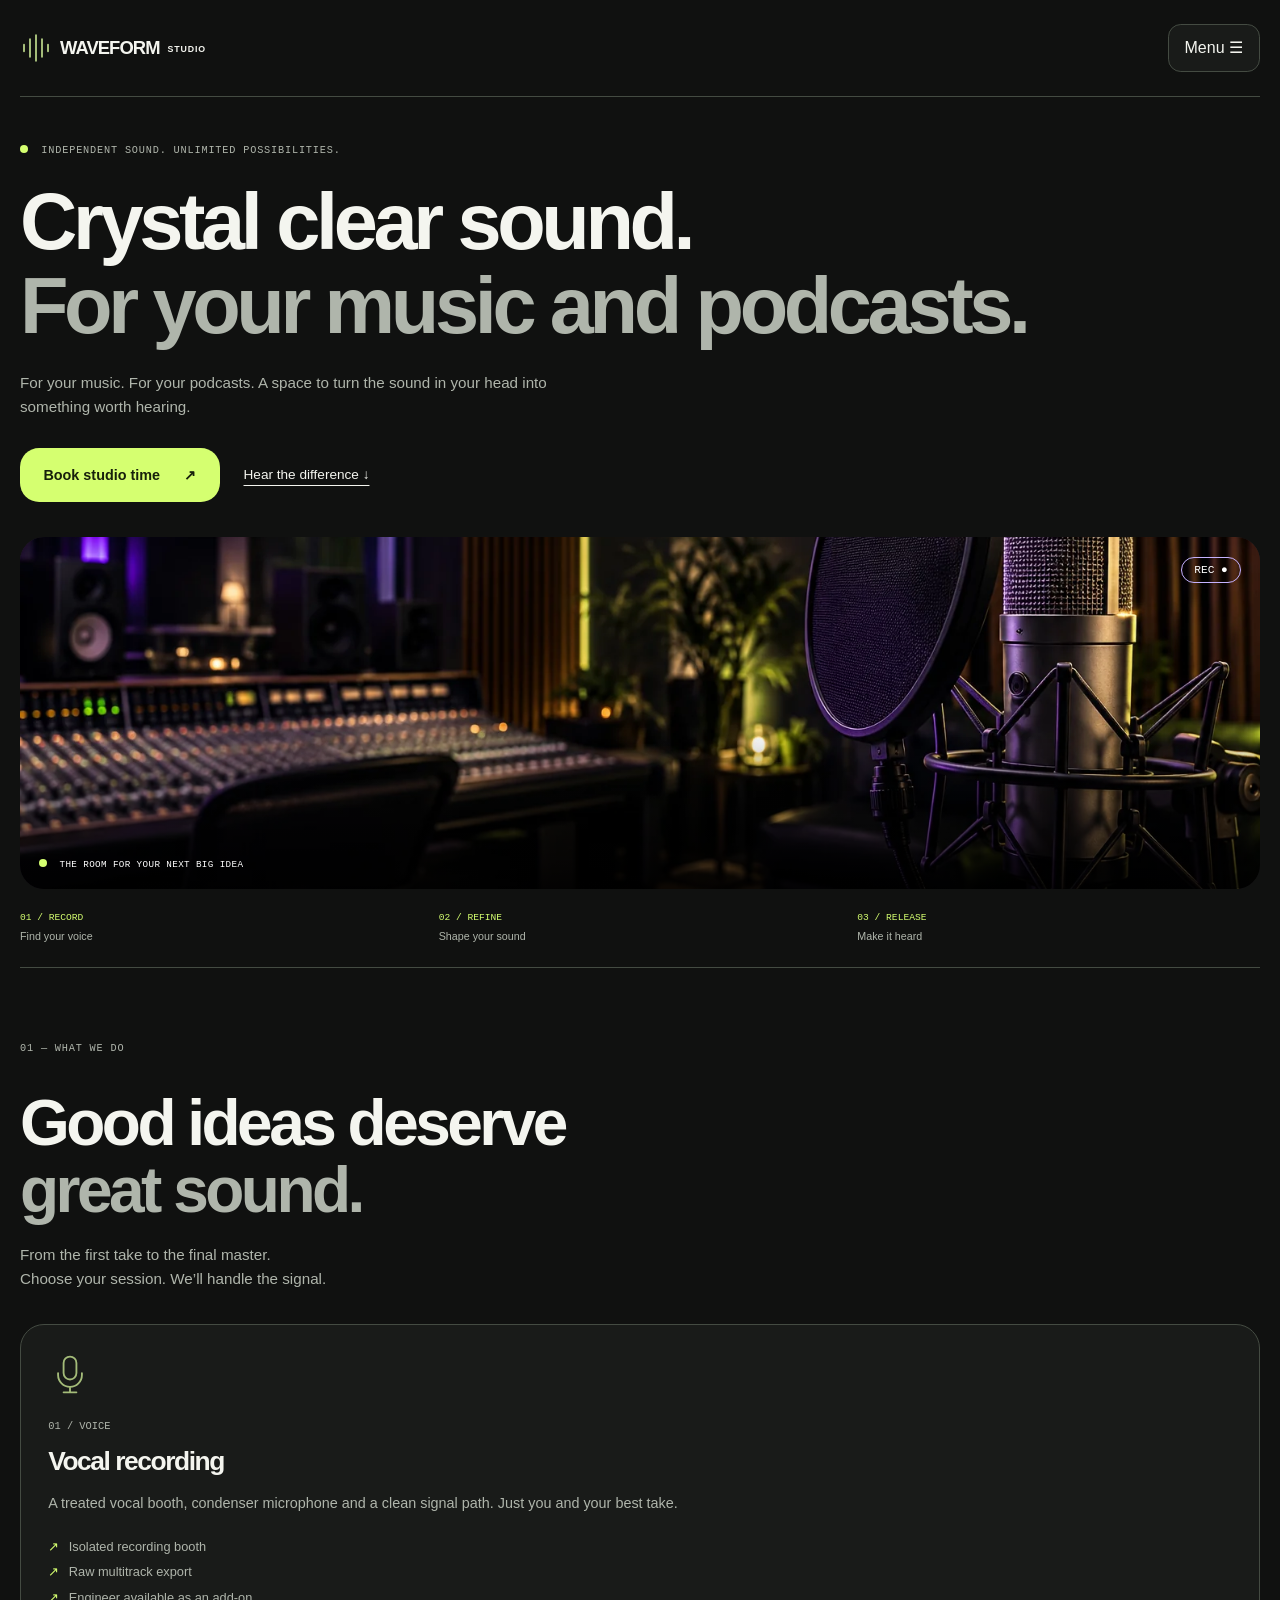
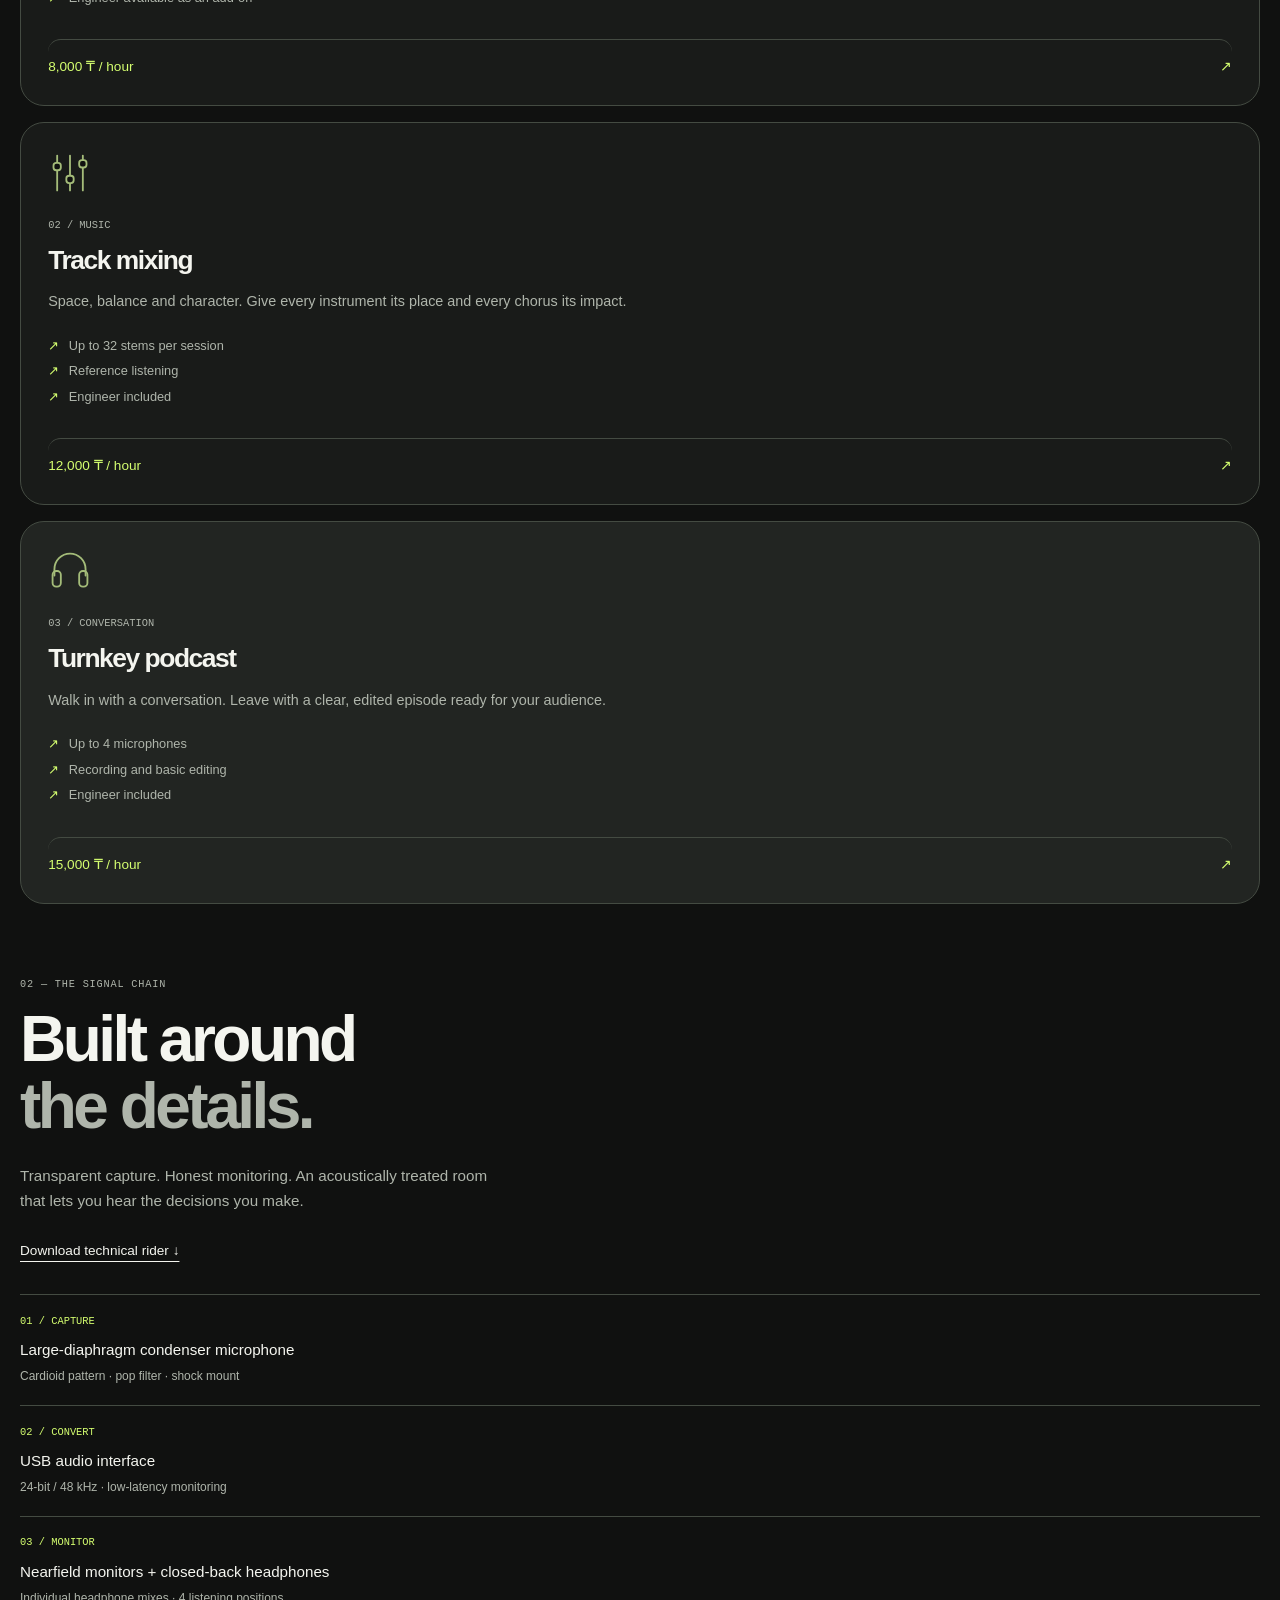
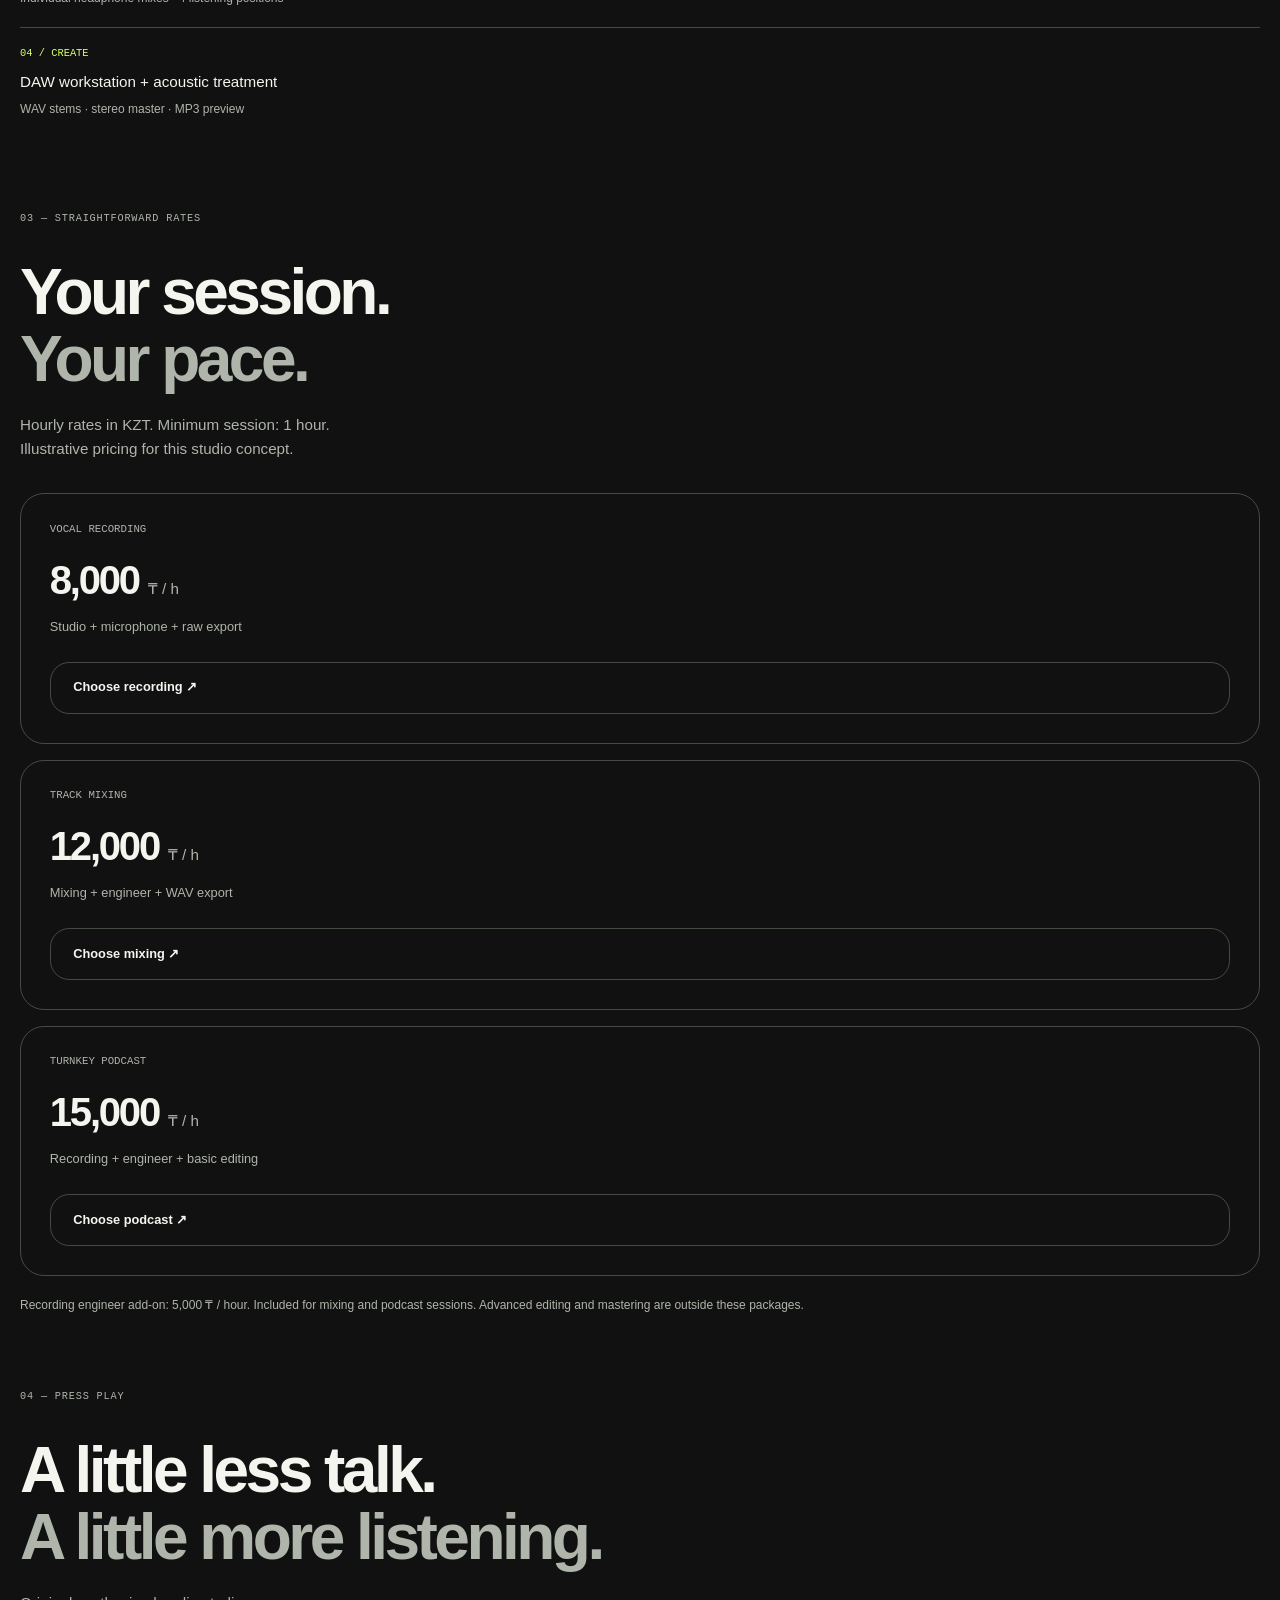
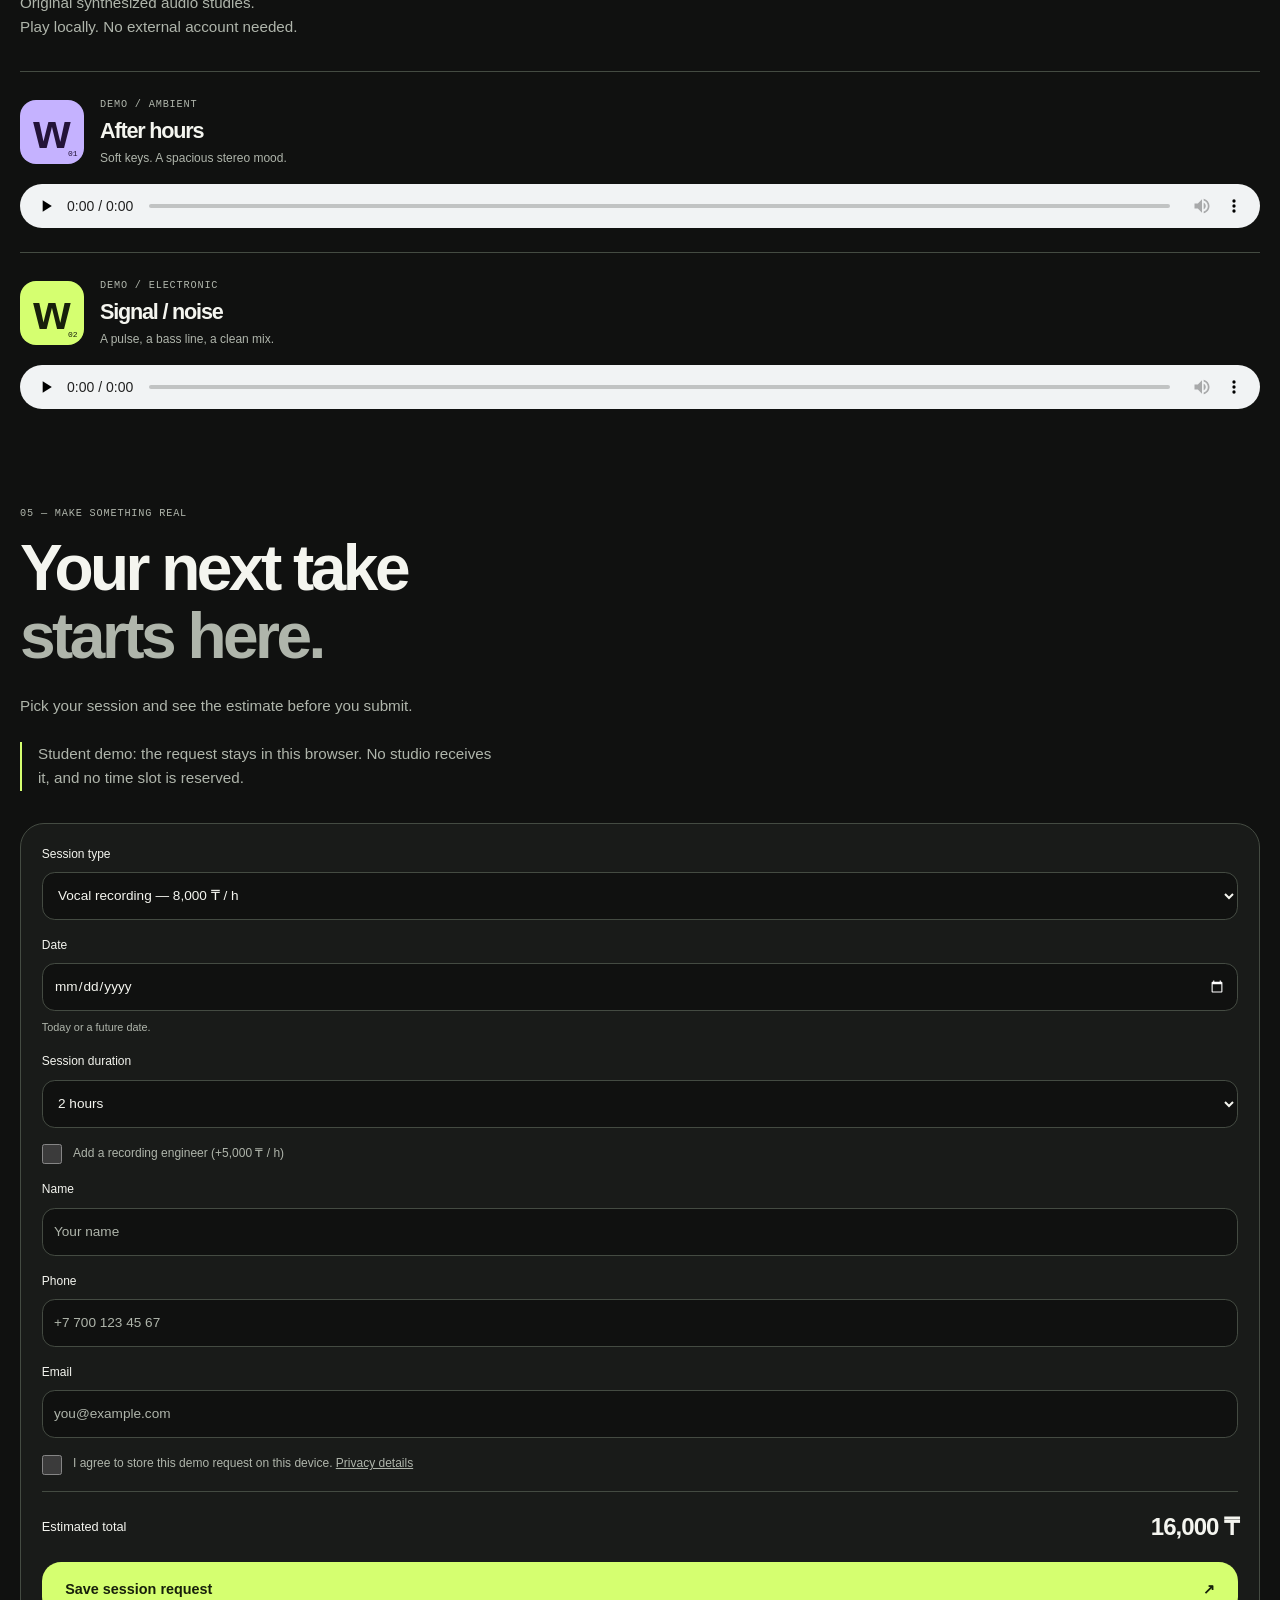
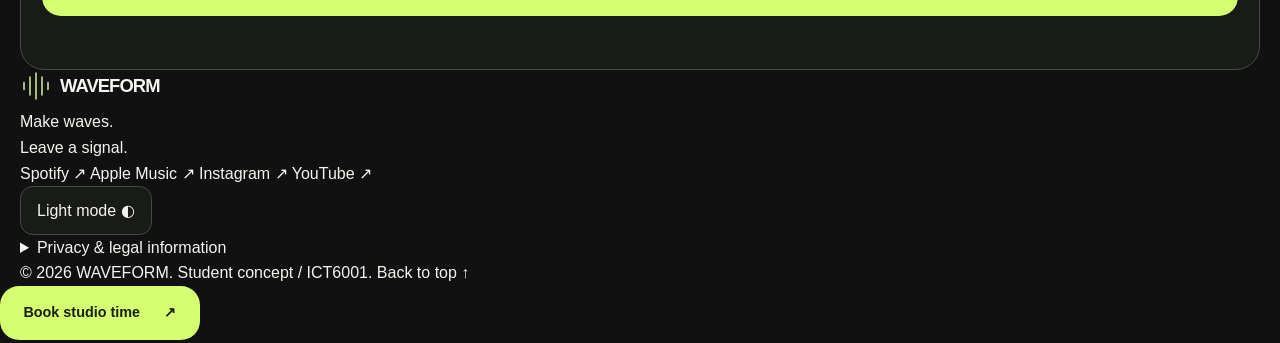
<file: index.html>
<!DOCTYPE html>
<html lang="en" data-theme="dark">
<head>
<meta charset="UTF-8">
<meta name="viewport" content="width=device-width, initial-scale=1">
<meta name="description" content="WAVEFORM recording and podcast studio concept. Equipment, hourly rates and a session request calculator.">
<title>WAVEFORM — Recording & Podcast Studio</title>
<link rel="icon" href="images/waveform.svg" type="image/svg+xml">
<link rel="stylesheet" href="style.css">
<script src="script.js" defer>
</script>
</head>
<body>
<a class="skip-link" href="#main">Skip to content</a>
<header class="site-header wrap">
<a class="brand" href="#" aria-label="Waveform home">
<img src="images/waveform.svg" width="36" height="36" alt="">WAVEFORM<small>STUDIO</small>
</a>
<button class="menu-toggle" type="button" aria-expanded="false" aria-controls="primary-nav" hidden>Menu ☰</button>
<nav id="primary-nav" aria-label="Main navigation">
<a href="#equipment">Equipment</a>
<a href="#services">Services</a>
<a href="#prices">Prices</a>
<a href="#works">Our works</a>
</nav>
<a class="header-phone" href="tel:+77000000000">+7 (700) 000-00-00<small>Demo contact</small>
</a>
</header>
<main id="main">
<section class="hero wrap" aria-labelledby="hero-title">
<p class="eyebrow">
<span class="live-dot" aria-hidden="true">
</span> INDEPENDENT SOUND. UNLIMITED POSSIBILITIES.</p>
<h1 id="hero-title">Crystal clear sound.<br>
<span>For your music and podcasts.</span>
</h1>
<p class="hero-copy">For your music. For your podcasts. A space to turn the sound in your head into something worth hearing.</p>
<p class="hero-actions">
<a class="button primary" href="#booking">Book studio time <span aria-hidden="true">↗</span>
</a>
<a class="text-link" href="#works">Hear the difference ↓</a>
</p>
<figure class="studio-photo">
<img src="images/studio.webp" alt="Condenser microphone and mixing desk in an acoustically treated studio with violet lighting" width="1536" height="1024" fetchpriority="high">
<figcaption>
<span>
<span class="live-dot" aria-hidden="true">
</span> THE ROOM FOR YOUR NEXT BIG IDEA</span>
<span>48 kHz / 24-bit</span>
</figcaption>
<span class="photo-stamp" aria-hidden="true">REC ●</span>
</figure>
<ul class="studio-facts">
<li>
<strong>01 / RECORD</strong>
<span>Find your voice</span>
</li>
<li>
<strong>02 / REFINE</strong>
<span>Shape your sound</span>
</li>
<li>
<strong>03 / RELEASE</strong>
<span>Make it heard</span>
</li>
</ul>
</section>
<section id="services" class="section wrap" aria-labelledby="services-title">
<header class="section-heading">
<p class="eyebrow">01 — WHAT WE DO</p>
<h2 id="services-title">Good ideas deserve<br>
<span>great sound.</span>
</h2>
<p>From the first take to the final master.<br>Choose your session. We’ll handle the signal.</p>
</header>
<section class="service-grid" aria-label="Recording services">
<article class="service-card">
<img src="images/mic.svg" width="44" height="44" alt="">
<p class="card-index">01 / VOICE</p>
<h3>Vocal recording</h3>
<p>A treated vocal booth, condenser microphone and a clean signal path. Just you and your best take.</p>
<ul>
<li>Isolated recording booth</li>
<li>Raw multitrack export</li>
<li>Engineer available as an add-on</li>
</ul>
<a href="#booking" data-service="vocal">8,000 ₸ / hour <span aria-hidden="true">↗</span>
</a>
</article>
<article class="service-card">
<img src="images/sliders.svg" width="44" height="44" alt="">
<p class="card-index">02 / MUSIC</p>
<h3>Track mixing</h3>
<p>Space, balance and character. Give every instrument its place and every chorus its impact.</p>
<ul>
<li>Up to 32 stems per session</li>
<li>Reference listening</li>
<li>Engineer included</li>
</ul>
<a href="#booking" data-service="mixing">12,000 ₸ / hour <span aria-hidden="true">↗</span>
</a>
</article>
<article class="service-card featured">
<img src="images/headphones.svg" width="44" height="44" alt="">
<p class="card-index">03 / CONVERSATION</p>
<h3>Turnkey podcast</h3>
<p>Walk in with a conversation. Leave with a clear, edited episode ready for your audience.</p>
<ul>
<li>Up to 4 microphones</li>
<li>Recording and basic editing</li>
<li>Engineer included</li>
</ul>
<a href="#booking" data-service="podcast">15,000 ₸ / hour <span aria-hidden="true">↗</span>
</a>
</article>
</section>
</section>
<section id="equipment" class="section equipment wrap" aria-labelledby="equipment-title">
<header>
<p class="eyebrow">02 — THE SIGNAL CHAIN</p>
<h2 id="equipment-title">Built around<br>
<span>the details.</span>
</h2>
<p>Transparent capture. Honest monitoring. An acoustically treated room that lets you hear the decisions you make.</p>
<a class="text-link" href="docs/technical-rider.txt" download>Download technical rider ↓</a>
</header>
<dl class="rider">
<dt>01 / CAPTURE</dt>
<dd>Large-diaphragm condenser microphone<small>Cardioid pattern · pop filter · shock mount</small>
</dd>
<dt>02 / CONVERT</dt>
<dd>USB audio interface<small>24-bit / 48 kHz · low-latency monitoring</small>
</dd>
<dt>03 / MONITOR</dt>
<dd>Nearfield monitors + closed-back headphones<small>Individual headphone mixes · 4 listening positions</small>
</dd>
<dt>04 / CREATE</dt>
<dd>DAW workstation + acoustic treatment<small>WAV stems · stereo master · MP3 preview</small>
</dd>
</dl>
</section>
<section id="prices" class="section wrap" aria-labelledby="prices-title">
<header class="section-heading">
<p class="eyebrow">03 — STRAIGHTFORWARD RATES</p>
<h2 id="prices-title">Your session.<br>
<span>Your pace.</span>
</h2>
<p>Hourly rates in KZT. Minimum session: 1 hour.<br>Illustrative pricing for this studio concept.</p>
</header>
<section class="price-grid" aria-label="Hourly prices">
<article>
<p>VOCAL RECORDING</p>
<h3>8,000 <small>₸ / h</small>
</h3>
<p>Studio + microphone + raw export</p>
<a class="button secondary" href="#booking" data-service="vocal">Choose recording ↗</a>
</article>
<article>
<p>TRACK MIXING</p>
<h3>12,000 <small>₸ / h</small>
</h3>
<p>Mixing + engineer + WAV export</p>
<a class="button secondary" href="#booking" data-service="mixing">Choose mixing ↗</a>
</article>
<article>
<p>TURNKEY PODCAST</p>
<h3>15,000 <small>₸ / h</small>
</h3>
<p>Recording + engineer + basic editing</p>
<a class="button secondary" href="#booking" data-service="podcast">Choose podcast ↗</a>
</article>
</section>
<p class="fine-print">Recording engineer add-on: 5,000 ₸ / hour. Included for mixing and podcast sessions. Advanced editing and mastering are outside these packages.</p>
</section>
<section id="works" class="section works wrap" aria-labelledby="works-title">
<header class="section-heading">
<p class="eyebrow">04 — PRESS PLAY</p>
<h2 id="works-title">A little less talk.<br>
<span>A little more listening.</span>
</h2>
<p>Original synthesized audio studies.<br>Play locally. No external account needed.</p>
</header>
<article class="audio-work">
<p class="album-art" aria-hidden="true">w<small>01</small>
</p>
<header>
<p class="eyebrow">DEMO / AMBIENT</p>
<h3>After hours</h3>
<p>Soft keys. A spacious stereo mood.</p>
</header>
<audio controls preload="none" src="images/after-hours.wav">Audio playback is not supported.</audio>
</article>
<article class="audio-work">
<p class="album-art alternate" aria-hidden="true">w<small>02</small>
</p>
<header>
<p class="eyebrow">DEMO / ELECTRONIC</p>
<h3>Signal / noise</h3>
<p>A pulse, a bass line, a clean mix.</p>
</header>
<audio controls preload="none" src="images/signal-noise.wav">Audio playback is not supported.</audio>
</article>
</section>
<section id="booking" class="section booking wrap" aria-labelledby="booking-title">
<header>
<p class="eyebrow">05 — MAKE SOMETHING REAL</p>
<h2 id="booking-title">Your next take<br>
<span>starts here.</span>
</h2>
<p>Pick your session and see the estimate before you submit.</p>
<p class="booking-note">Student demo: the request stays in this browser. No studio receives it, and no time slot is reserved.</p>
<p class="mini-mark" aria-hidden="true">(( w ))</p>
</header>
<form id="booking-form">
<label class="wide" for="service">Session type<select id="service" name="service" required>
<option value="vocal">Vocal recording — 8,000 ₸ / h</option>
<option value="mixing">Track mixing — 12,000 ₸ / h</option>
<option value="podcast">Turnkey podcast — 15,000 ₸ / h</option>
</select>
</label>
<label for="date">Date<input type="date" id="date" name="date" required aria-describedby="date-help">
<small id="date-help">Today or a future date.</small>
</label>
<label for="duration">Session duration<select id="duration" name="duration" required>
<option value="1">1 hour</option>
<option value="2" selected>2 hours</option>
<option value="3">3 hours</option>
<option value="4">4 hours</option>
<option value="6">6 hours</option>
<option value="8">8 hours</option>
</select>
</label>
<label class="check wide">
<input type="checkbox" id="engineer" name="engineer">
<span id="engineer-label">Add a recording engineer (+5,000 ₸ / h)</span>
</label>
<label for="name">Name<input id="name" name="name" autocomplete="name" placeholder="Your name" minlength="2" maxlength="80" pattern=".*\S.*" required>
</label>
<label for="phone">Phone<input id="phone" name="phone" type="tel" autocomplete="tel" placeholder="+7 700 123 45 67" pattern="(?=(?:[^0-9]*[0-9]){10})[+0-9\(\) \-]{10,25}" title="Enter at least 10 digits; spaces, +, parentheses and hyphens are allowed." required>
</label>
<label class="wide" for="email">Email<input type="email" id="email" name="email" autocomplete="email" placeholder="you@example.com" required>
</label>
<label class="check wide">
<input type="checkbox" name="consent" required>
<span>I agree to store this demo request on this device. <a href="#privacy">Privacy details</a>
</span>
</label>
<p class="estimate wide">Estimated total <output id="total" for="service duration engineer">16,000 ₸</output>
</p>
<button class="button primary wide" type="submit">Save session request <span aria-hidden="true">↗</span>
</button>
<p class="form-status wide" id="form-status" role="status" aria-live="polite">
</p>
<p class="wide request-actions">
<button id="download-request" type="button" hidden>Download request</button>
<button id="clear-request" type="button" hidden>Delete saved request</button>
</p>
<noscript>
<p>Enable JavaScript to calculate a price and save a demo request.</p>
</noscript>
</form>
</section>
</main>
<footer class="wrap site-footer">
<section class="footer-top" aria-label="Studio links">
<a class="brand" href="#">
<img src="images/waveform.svg" width="36" height="36" alt="">WAVEFORM</a>
<p>Make waves.<br>Leave a signal.</p>
<nav aria-label="Streaming and social platforms">
<a href="https://open.spotify.com/" target="_blank" rel="noopener noreferrer">Spotify ↗</a>
<a href="https://music.apple.com/" target="_blank" rel="noopener noreferrer">Apple Music ↗</a>
<a href="https://www.instagram.com/" target="_blank" rel="noopener noreferrer">Instagram ↗</a>
<a href="https://www.youtube.com/" target="_blank" rel="noopener noreferrer">YouTube ↗</a>
</nav>
<button class="theme-toggle" type="button" aria-pressed="false" hidden>Light mode ◐</button>
</section>
<details id="privacy">
<summary>Privacy & legal information</summary>
<p>Created by Халитов Салих Бахтиярұлы for ICT6001 Lab 9. This is a fictional studio. Prices, equipment and contact number are illustrative. Platform links lead to home pages, not studio profiles. The photo is AI-generated; audio demos are original synthesized compositions. No analytics, cookies or external fonts are loaded. Your request is stored in localStorage on this device until deleted, never sent to a server. Avoid using personal details on shared devices.</p>
</details>
<p class="footer-bottom">
<span>© 2026 WAVEFORM. Student concept / ICT6001.</span>
<a href="#main">Back to top ↑</a>
</p>
</footer>
<a class="mobile-cta button primary" href="#booking">Book studio time <span aria-hidden="true">↗</span>
</a>
</body>
</html>
</file>
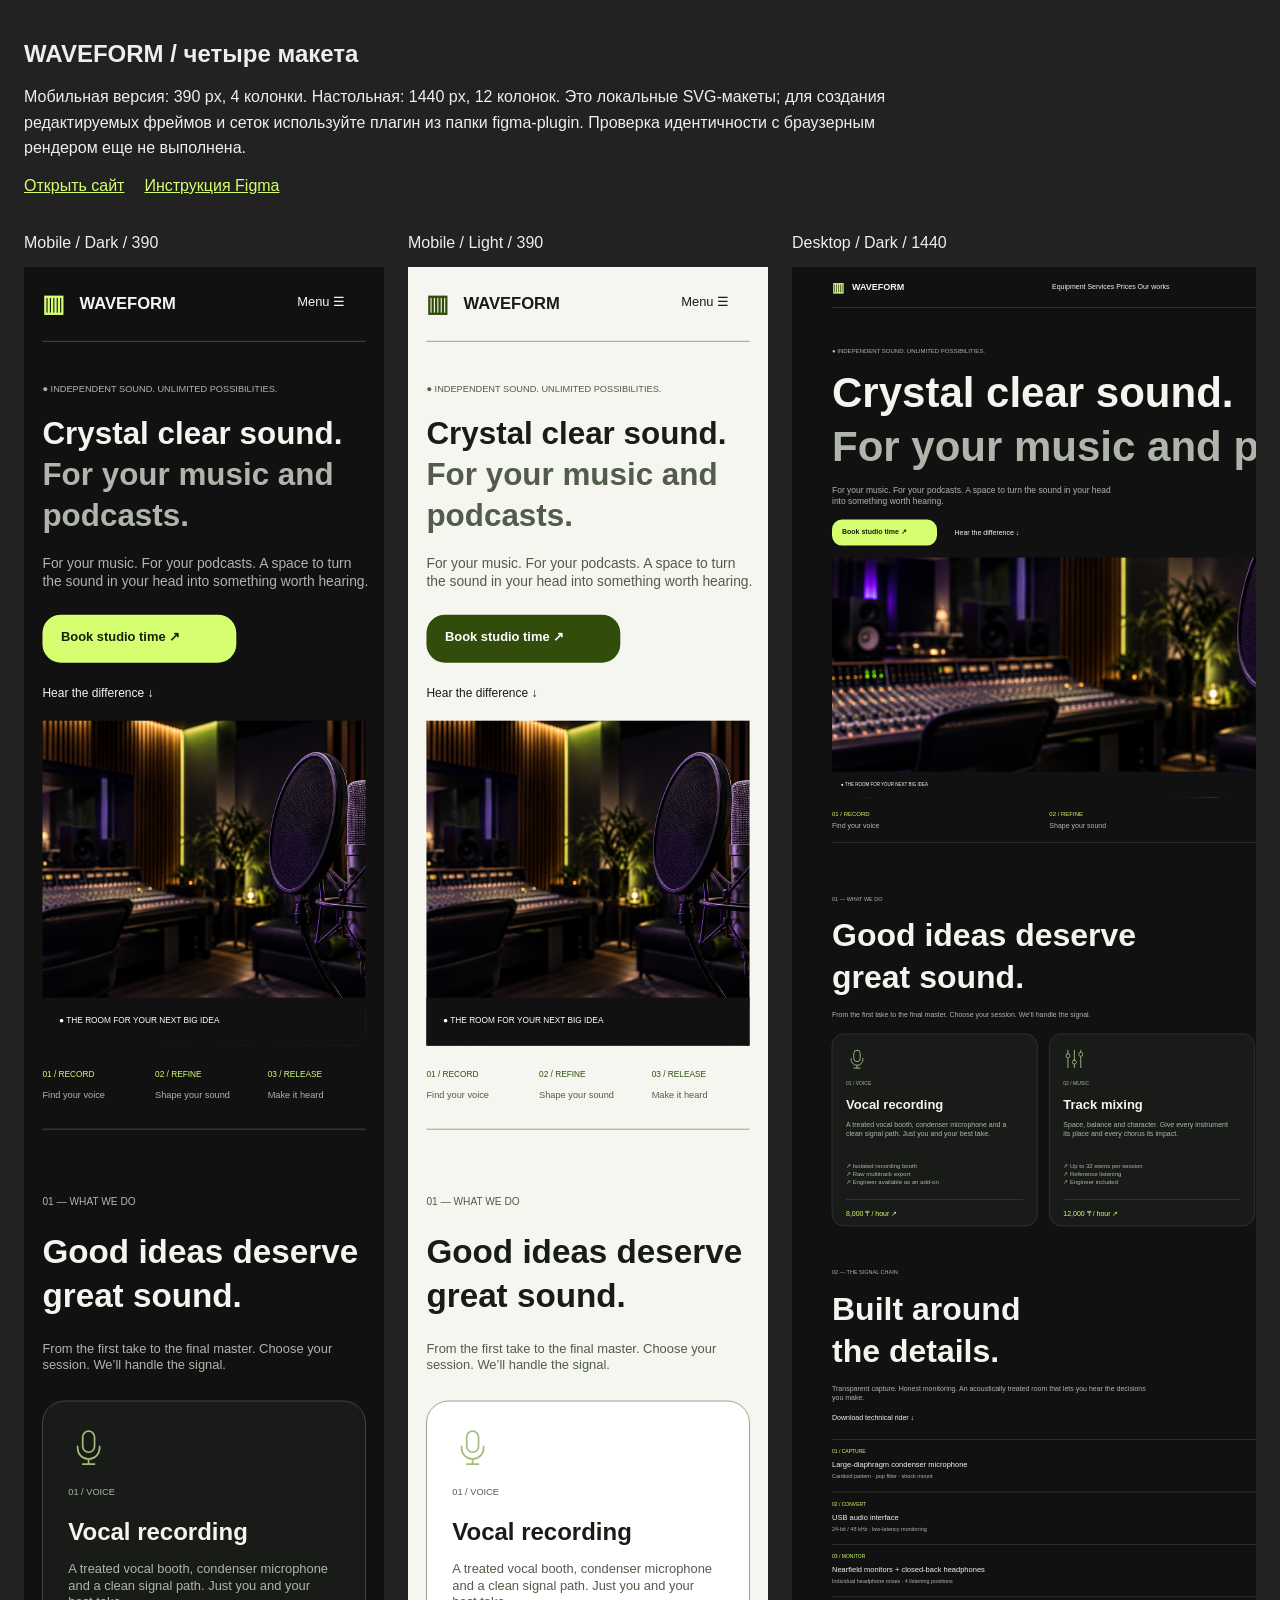
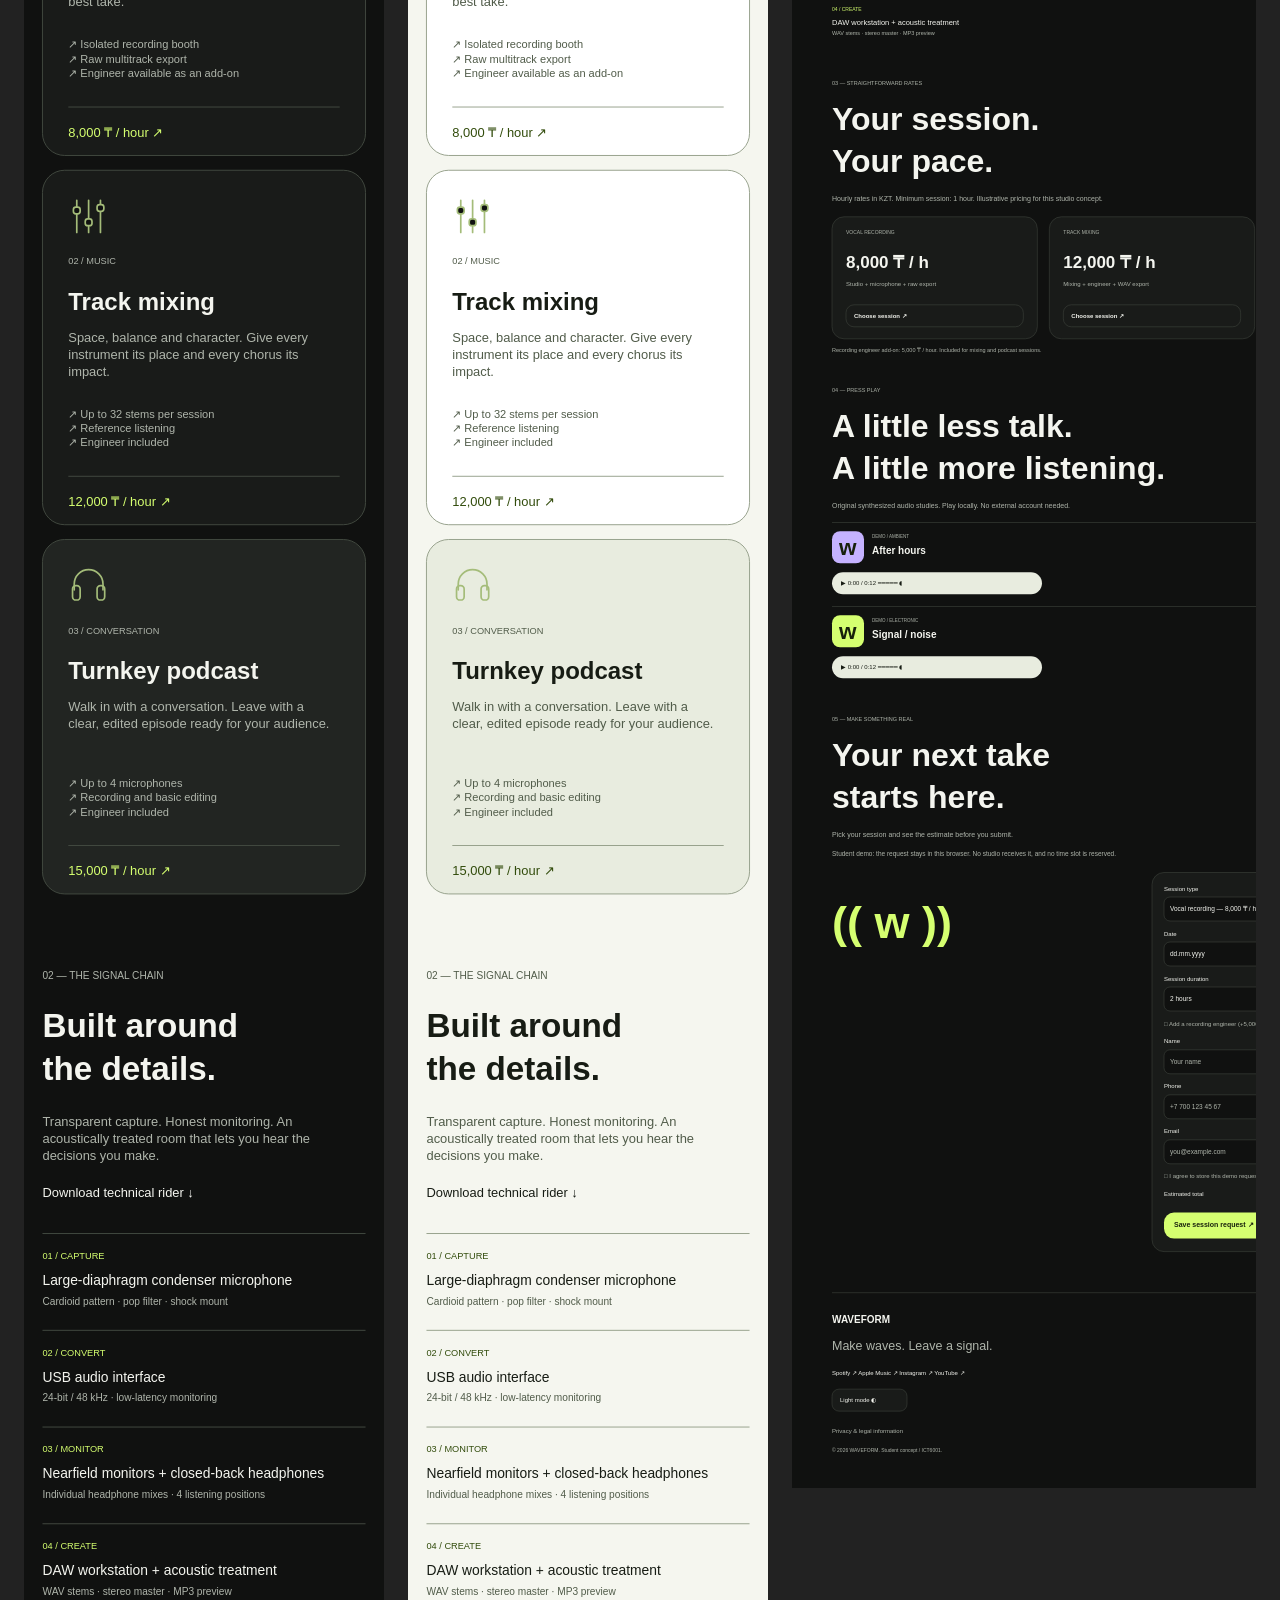
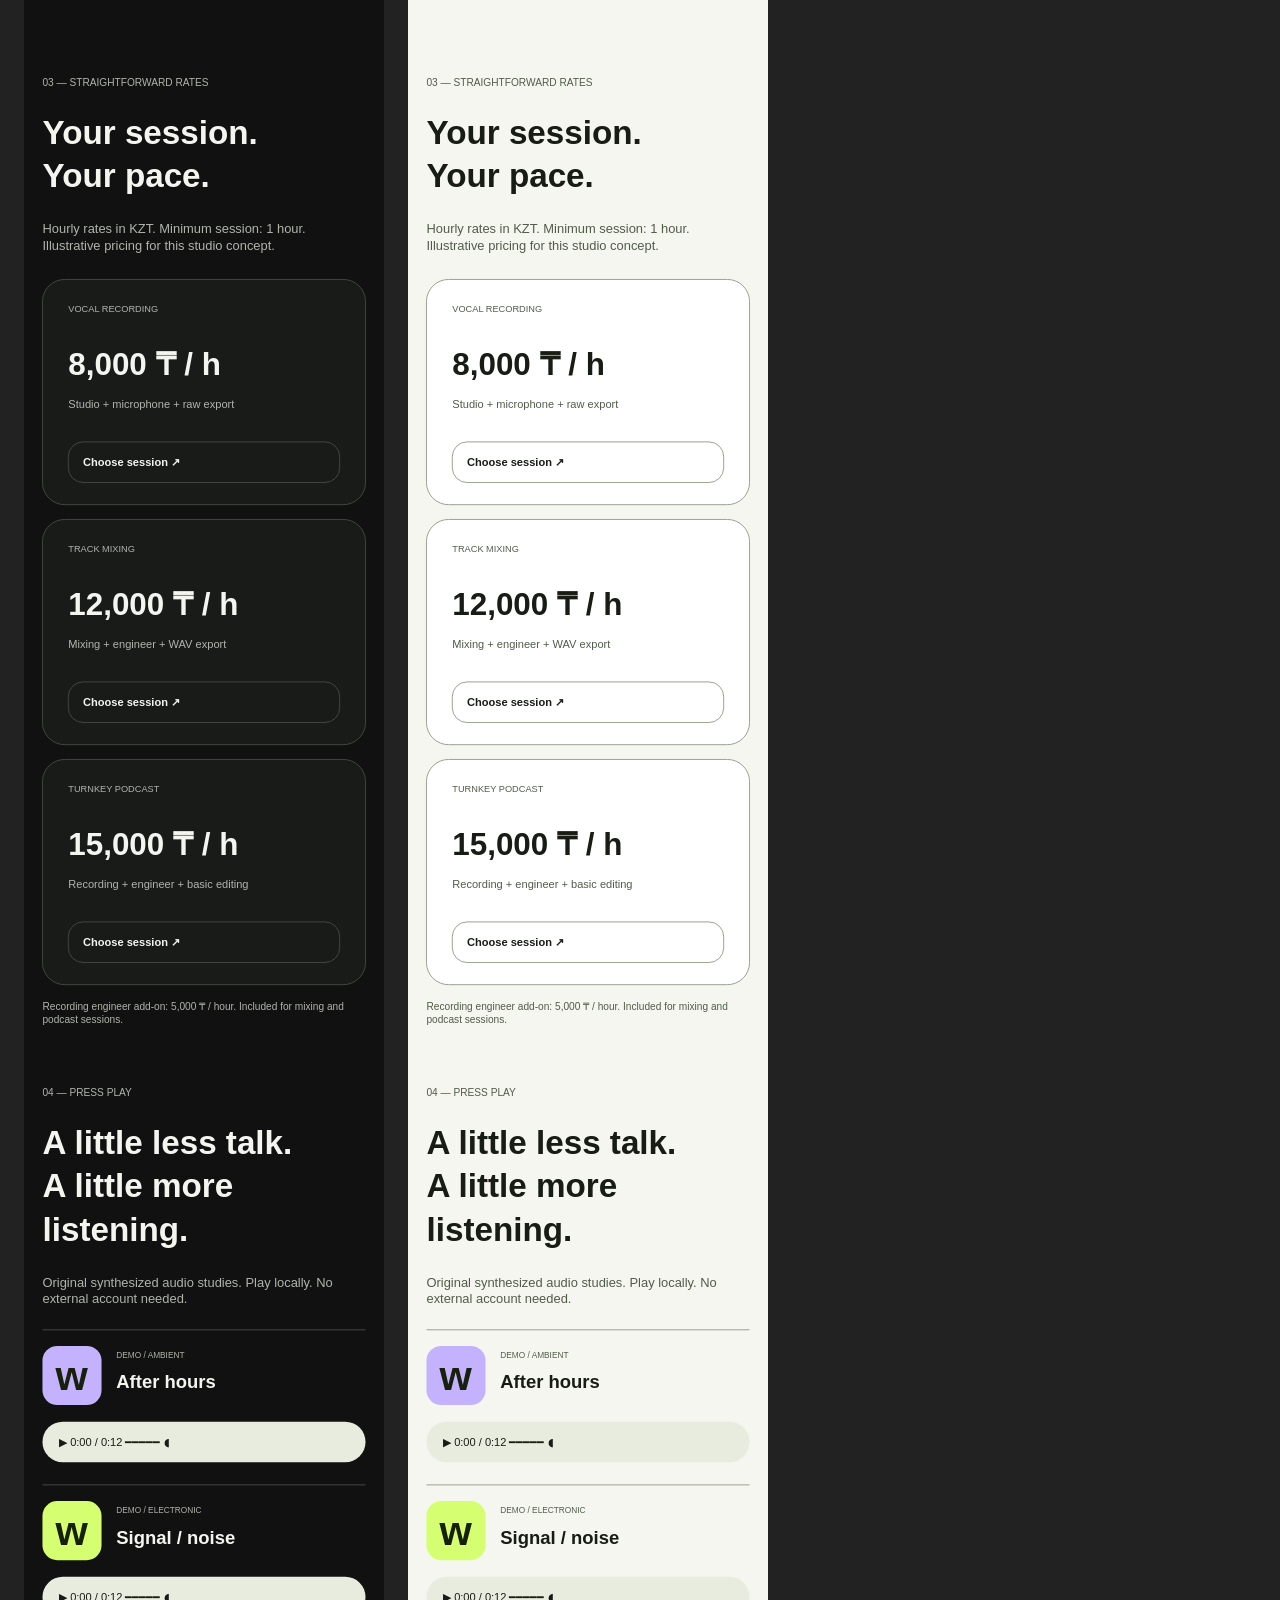
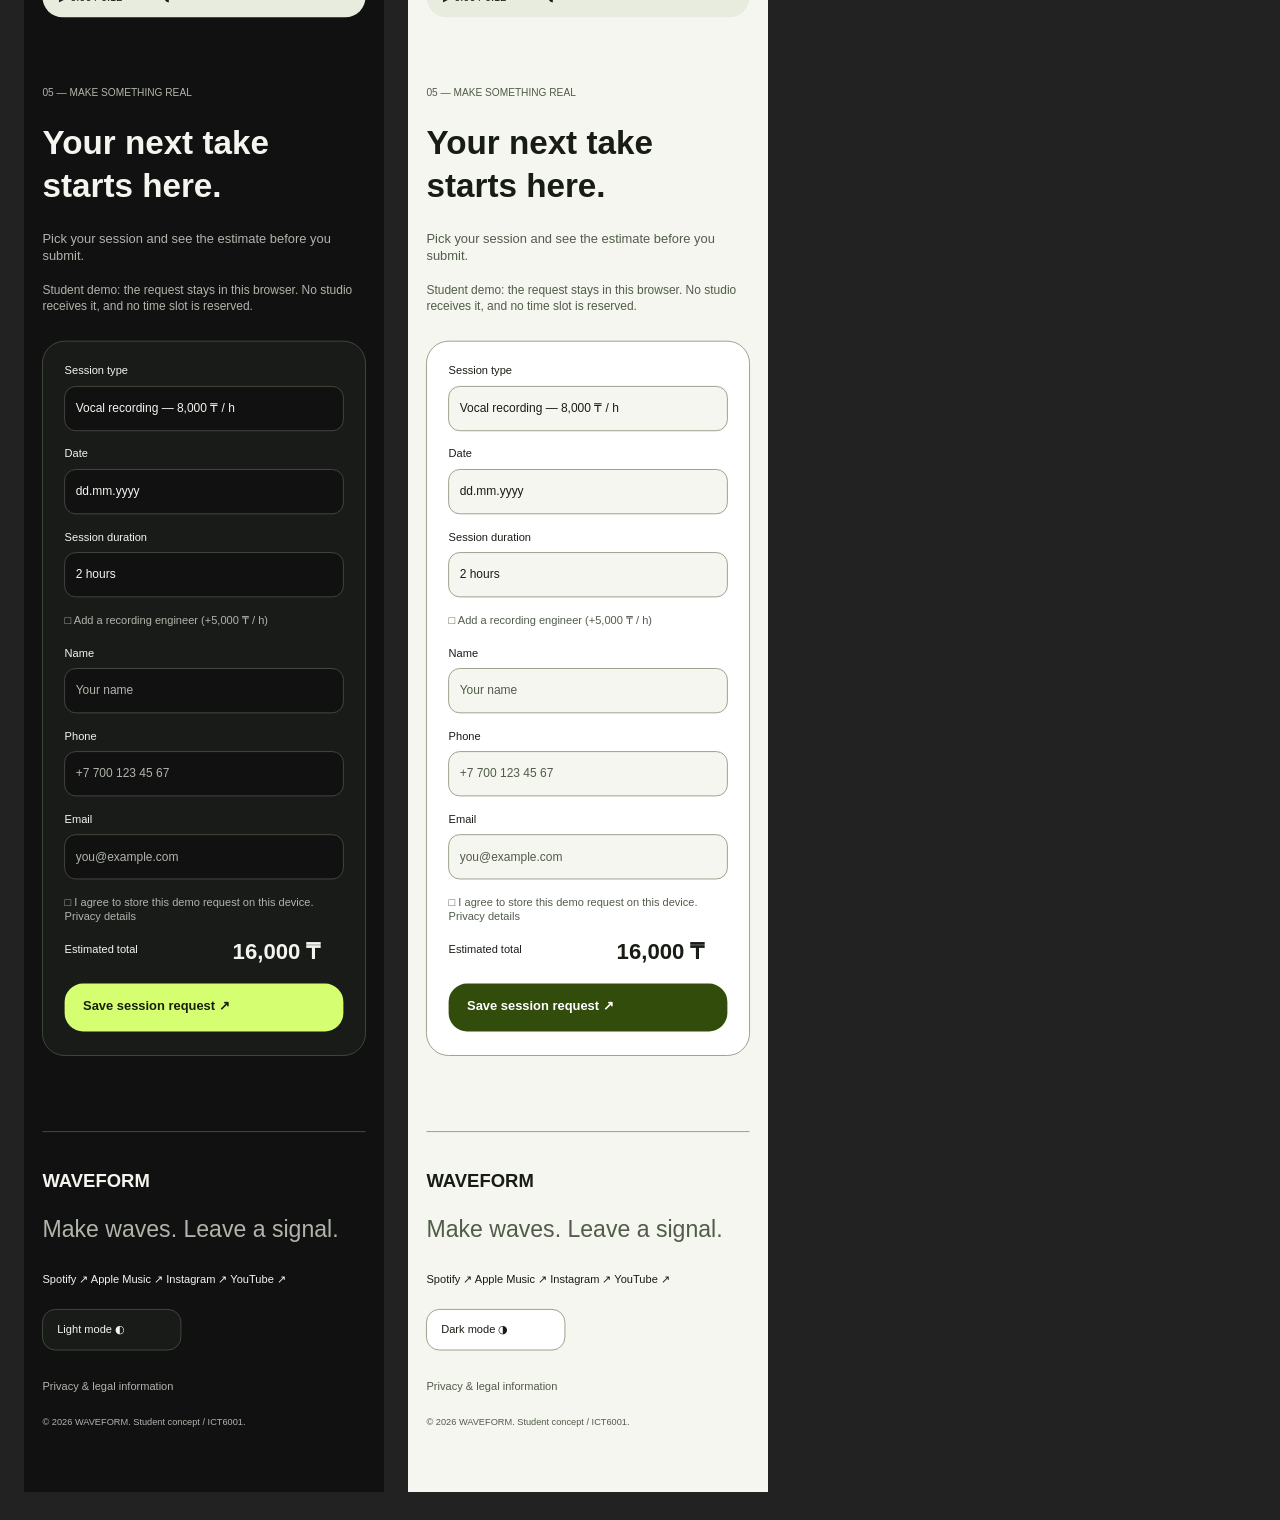
<file: design/index.html>
<!doctype html><html lang="ru"><meta charset="utf-8"><meta name="viewport" content="width=device-width,initial-scale=1"><title>WAVEFORM — макеты</title><style>*{box-sizing:border-box}body{margin:0;background:#222;color:#eee;font:16px Arial;padding:24px}nav{display:flex;gap:20px;flex-wrap:wrap;margin-bottom:24px}a{color:#d5ff70}h1{font-size:24px}section{display:flex;align-items:flex-start;gap:24px;overflow:auto}figure{margin:0;width:360px;flex-shrink:0}figure.desktop{width:720px}img{width:100%;height:auto}figcaption{padding:15px 0}p{max-width:900px;line-height:1.6}</style><h1>WAVEFORM / четыре макета</h1><p>Мобильная версия: 390 px, 4 колонки. Настольная: 1440 px, 12 колонок. Это локальные SVG-макеты; для создания редактируемых фреймов и сеток используйте плагин из папки figma-plugin. Проверка идентичности с браузерным рендером еще не выполнена.</p><nav><a href="../index.html">Открыть сайт</a><a href="README-RU.md">Инструкция Figma</a></nav><section><figure><figcaption>Mobile / Dark / 390</figcaption><img src="mobile-dark.svg" alt="Мобильный макет, темная тема"></figure><figure><figcaption>Mobile / Light / 390</figcaption><img src="mobile-light.svg" alt="Мобильный макет, светлая тема"></figure><figure class="desktop"><figcaption>Desktop / Dark / 1440</figcaption><img src="desktop-dark.svg" alt="Настольный макет, темная тема"></figure><figure class="desktop"><figcaption>Desktop / Light / 1440</figcaption><img src="desktop-light.svg" alt="Настольный макет, светлая тема"></figure></section></html>
</file>
<file: style.css>
/* Mobile first. Four-column grid: 1.25rem margins, 1rem gutters.
   Desktop: twelve-column grid, max content width 80rem, 1.5rem gutters. */
*{box-sizing:border-box;margin:0;padding:0}

:root{color-scheme:dark;--bg:#101110;--surface:#191b19;--surface2:#222522;--text:#f4f5ef;--muted:#afb5ab;--line:#444b42;--accent:#d5ff70;--accent-text:#17200b;--violet:#c5b2ff;--danger:#ffb4ab;--radius:1.5rem}

html[data-theme=light]{color-scheme:light;--bg:#f5f6ef;--surface:#fff;--surface2:#e8ecdf;--text:#171c14;--muted:#515c4a;--line:#929d87;--accent:#324c0c;--accent-text:#fff;--violet:#634393;--danger:#a31822}

html{scroll-behavior:smooth;scroll-padding-top:2rem}

body{font-family:Arial,Helvetica,sans-serif;background:var(--bg);color:var(--text);font-size:1rem;line-height:1.6}

a{color:inherit;text-decoration:none}
button,input,select{font:inherit}
button,a,input,select,summary{-webkit-tap-highlight-color:transparent}
button,a,summary{touch-action:manipulation}
button{cursor:pointer}
img{display:block;max-width:100%;height:auto}
ul{list-style:none}
a,button{border-radius:.8rem}
a:focus-visible,button:focus-visible,summary:focus-visible{outline:.2rem solid var(--violet);outline-offset:.3rem}
input:focus,select:focus{outline:.2rem solid var(--violet);outline-offset:.15rem}
a:hover{color:var(--accent)}
[hidden]{display:none!important}

.wrap{width:calc(100% - 2.5rem);max-width:80rem;margin-inline:auto;min-width:0}

.site-header{display:flex;align-items:center;justify-content:space-between;gap:1rem;flex-wrap:wrap;padding-block:1.5rem;border-bottom:.0625rem solid var(--line)}

.brand{display:inline-flex;align-items:center;gap:.5rem;font-size:1.15rem;font-weight:800;letter-spacing:-.05em}
.brand small{font-size:.55rem;letter-spacing:.1em;align-self:flex-end;margin-bottom:.5rem}
.brand img{width:2rem}
.site-header nav{display:flex;flex-wrap:wrap;gap:.6rem 1.5rem;width:100%;font-size:.9rem}
.site-header nav a{padding-block:.6rem}
.header-phone{display:none}
.menu-toggle,.theme-toggle{background:var(--surface);color:var(--text);border:.0625rem solid var(--line);padding:.65rem 1rem;min-height:2.75rem}
.js .site-header nav{display:none}
.js .site-header nav.open{display:flex;flex-direction:column}
.skip-link{position:fixed;left:1rem;top:-6rem;background:var(--accent);color:var(--accent-text);padding:1rem;z-index:10}
.skip-link:focus{top:1rem}

.hero{padding-top:2.8rem}
.eyebrow{font-family:Consolas,monospace;font-size:.64rem;letter-spacing:.08em;color:var(--muted);line-height:1.7}
.live-dot{display:inline-block;width:.5rem;height:.5rem;background:var(--accent);border-radius:50%;margin-right:.4rem}
h1,h2,h3{line-height:1.05;letter-spacing:-.055em;font-weight:700}
h1{font-size:clamp(2.1rem,6.2vw,5.3rem);margin-top:1.3rem}
h1 span,h2 span{color:var(--muted)}
h2{font-size:clamp(2.25rem,5vw,4.2rem)}
h3{font-size:1.65rem}
.hero-copy{color:var(--muted);max-width:35rem;margin-top:1.5rem;font-size:.95rem}
.hero-actions{display:flex;flex-wrap:wrap;align-items:center;gap:1.5rem;margin-block:1.8rem 2.2rem}
.button{display:inline-flex;align-items:center;justify-content:space-between;gap:1.5rem;min-height:3.25rem;padding:.9rem 1.4rem;font-weight:700;font-size:.9rem;border:.0625rem solid transparent;border-radius:1.2rem;corner-shape:squircle}
.primary{background:var(--accent);color:var(--accent-text)}
.primary:hover{filter:brightness(.92);color:var(--accent-text)}
.secondary{border-color:var(--line);background:transparent;color:var(--text)}
.text-link{font-size:.85rem;text-decoration:underline;text-underline-offset:.35rem}
.studio-photo{position:relative;border-radius:var(--radius);overflow:hidden;height:22rem;background:#242029}
.studio-photo>img{width:100%;height:100%;object-fit:cover;object-position:65% 50%}
.studio-photo:after{content:'';position:absolute;inset:55% 0 0;background:linear-gradient(transparent,rgba(0,0,0,.85));pointer-events:none}
.studio-photo figcaption{position:absolute;z-index:1;bottom:1.2rem;left:1.2rem;right:1.2rem;display:flex;gap:1rem;justify-content:space-between;color:#fff;font: .58rem Consolas,monospace;letter-spacing:.04em}
.studio-photo figcaption>span:last-child{display:none}
.photo-stamp{position:absolute;top:1.2rem;right:1.2rem;color:#fff;font:.7rem Consolas,monospace;border:.0625rem solid #c5b2ff;padding:.4rem .75rem;border-radius:2rem}
.studio-facts{display:grid;grid-template-columns:repeat(3,minmax(0,1fr));gap:1rem;padding-block:1.4rem;border-bottom:.0625rem solid var(--line)}
.studio-facts li{display:flex;flex-direction:column;gap:.3rem}
.studio-facts strong{font: .6rem Consolas,monospace;color:var(--accent)}
.studio-facts span{font-size:.67rem;color:var(--muted)}

.section{padding-top:4.5rem}
.section-heading{display:grid;gap:1.2rem;margin-bottom:2rem}
.section-heading>p:last-child,.equipment header>p:not(.eyebrow),.booking header>p:not(.eyebrow):not(.mini-mark){color:var(--muted);font-size:.95rem;max-width:30rem}
.section h2{margin-top:.8rem}
.service-grid,.price-grid{display:grid;grid-template-columns:minmax(0,1fr);gap:1rem}
.service-card{padding:1.7rem;background:var(--surface);border:.0625rem solid var(--line);border-radius:var(--radius);min-width:0;display:flex;flex-direction:column;align-items:flex-start}
.service-card img{margin-bottom:1.5rem;width:2.75rem}
.card-index{font:.65rem Consolas,monospace;color:var(--muted);margin-bottom:1rem}
.service-card>p:not(.card-index){font-size:.9rem;color:var(--muted);margin-top:1rem}
.service-card ul{font-size:.8rem;line-height:2;color:var(--muted);margin-block:1.2rem 1.8rem}
.service-card li:before{content:'↗';color:var(--accent);margin-right:.6rem}
.service-card>a{border-top:.0625rem solid var(--line);padding-top:1rem;display:flex;justify-content:space-between;width:100%;color:var(--accent);font-size:.85rem;margin-top:auto}
.featured{background:var(--surface2)}
.equipment{display:grid;gap:2rem}
.equipment header>p:not(.eyebrow){margin-block:1.5rem}
.rider dt{font:.65rem Consolas,monospace;color:var(--accent);padding-top:1.2rem;border-top:.0625rem solid var(--line)}
.rider dd{font-size:.95rem;padding-block:.7rem 1.2rem}
.rider small{display:block;color:var(--muted);font-size:.75rem;margin-top:.3rem}
.price-grid article{padding:1.8rem;border:.0625rem solid var(--line);border-radius:var(--radius);min-width:0}
.price-grid article>p:first-child{font:.67rem Consolas,monospace;color:var(--muted)}
.price-grid h3{font-size:2.5rem;margin-block:1.5rem 1rem;white-space:nowrap}
.price-grid h3 small{font-size:.95rem;font-weight:400;letter-spacing:0;color:var(--muted)}
.price-grid article>p:not(:first-child){font-size:.8rem;color:var(--muted);margin-bottom:1.5rem}
.price-grid .button{width:100%;font-size:.8rem}
.fine-print{font-size:.75rem;color:var(--muted);margin-top:1.3rem}
.audio-work{display:grid;grid-template-columns:4rem minmax(0,1fr);gap:1rem;align-items:center;padding-block:1.5rem;border-top:.0625rem solid var(--line)}
.album-art{width:4rem;height:4rem;background:#c5b2ff;color:#231338;border-radius:1rem;font-size:3rem;font-weight:800;line-height:1;display:flex;justify-content:center;align-items:center;position:relative}
.album-art small{position:absolute;right:.4rem;bottom:.4rem;font: .5rem Consolas,monospace}
.alternate{background:#d5ff70;color:#17200b}
.audio-work h3{font-size:1.35rem;margin-block:.4rem}
.audio-work header>p:last-child{font-size:.75rem;color:var(--muted)}
audio{width:100%;max-width:100%;grid-column:1/-1;height:2.75rem;color-scheme:light}

.booking{display:grid;gap:2rem}
.booking header>p:not(.eyebrow){margin-top:1.5rem}
.booking-note{border-left:.15rem solid var(--accent);padding-left:1rem}
.mini-mark{display:none;color:var(--accent);font-size:6rem;font-weight:800;letter-spacing:-.1em}
form{display:grid;grid-template-columns:minmax(0,1fr);gap:1rem;padding:1.3rem;background:var(--surface);border:.0625rem solid var(--line);border-radius:var(--radius);min-width:0}
form>label{font-size:.75rem;display:flex;flex-direction:column;gap:.5rem;min-width:0}
input,select{width:100%;min-width:0;min-height:3rem;background:var(--bg);border:.0625rem solid var(--line);border-radius:.8rem;color:var(--text);padding:.7rem;font-size:.85rem}
input::placeholder{color:var(--muted);opacity:1}
input:user-invalid,select:user-invalid{border-color:var(--danger);outline-color:var(--danger)}
input:user-valid:not([type=checkbox]){border-color:var(--accent)}
form small{font-size:.68rem;color:var(--muted)}
form .check{display:flex;flex-direction:row;align-items:flex-start;gap:.7rem;color:var(--muted);font-size:.75rem}
.check input{width:1.25rem;min-width:1.25rem;min-height:1.25rem;height:1.25rem;accent-color:var(--accent);margin-top:.05rem}
.check a{text-decoration:underline}
.estimate{display:flex;align-items:center;justify-content:space-between;border-top:.0625rem solid var(--line);padding-top:1rem;font-size:.8rem}
.estimate output{font-size:1.5rem;font-weight:700;letter-spacing:-.04em}
.form-status{font-size:.8rem;color:var(--accent);overflow-wrap:anywhere}
.form-status:empty,.request-actions:has(button[hidden]):not(:has(button:not([hidden])){display:none}
.request-actions{display:flex;gap:1rem;flex-wrap:wrap}
.request-actions button{border:0;background:transparent;color:var(--text);font-size:.75rem;text-decoration:underline;min-height:2.75rem}

.site-footer{margin-top:4.5rem;border-top:.0625rem solid var(--line);padding-block:2rem 7rem}
.footer-top{display:grid;gap:1.8rem}
.footer-top>p{font-size:1.7rem;line-height:1.2;letter-spacing:-.04em;color:var(--muted)}
.footer-top nav{display:flex;flex-wrap:wrap;gap:.5rem 1.5rem;font-size:.8rem}
.footer-top nav a{padding-block:.5rem}
.theme-toggle{justify-self:start}
details{margin-top:2rem;font-size:.75rem;color:var(--muted)}
summary{cursor:pointer;padding-block:.8rem}
details p{max-width:65rem}
.footer-bottom{border-top:.0625rem solid var(--line);margin-top:1rem;padding-top:1rem;display:flex;flex-wrap:wrap;justify-content:space-between;gap:1rem;font-size:.65rem;color:var(--muted)}
.mobile-cta{position:fixed;bottom:1rem;bottom:max(1rem,env(safe-area-inset-bottom));left:1.25rem;right:1.25rem;z-index:5;box-shadow:0 .3rem 2rem #0006}
body:has(#booking:target) .mobile-cta{display:none}

@media(min-width:600px){form{grid-template-columns:repeat(2,minmax(0,1fr));padding:2rem}
.wide{grid-column:1/-1}
.audio-work{grid-template-columns:4rem minmax(0,1fr) minmax(12rem,22rem)}
audio{grid-column:auto}
.studio-photo figcaption>span:last-child{display:inline}
.studio-facts span{font-size:.85rem}
.studio-facts strong{font-size:.75rem}
.eyebrow{font-size:.72rem}
.hero-copy{font-size:1.05rem}
}

@media(min-width:1024px){.wrap{width:calc(100% - 10rem)}
.site-header{flex-wrap:nowrap;padding-block:1.6rem;gap:2rem}
.site-header nav,.js .site-header nav,.js .site-header nav.open{display:flex;flex-direction:row;width:auto;gap:1.7rem}
.menu-toggle{display:none!important}
.header-phone{display:block;text-align:right;font-size:.8rem;white-space:nowrap}
.header-phone small{display:block;color:var(--muted);font-size:.6rem}
.hero{padding-top:4.5rem}
.hero-copy{max-width:34rem}
.hero-actions{margin-bottom:2.8rem}
.studio-photo{height:30rem}
.studio-photo>img{object-position:center 52%}
.studio-photo figcaption{left:2rem;right:2rem;bottom:1.5rem;font-size:.7rem}
.studio-facts{padding-block:1.8rem;gap:1.5rem}
.studio-facts li{flex-direction:row;align-items:center;gap:1.5rem}
.section{padding-top:6.5rem}
.section-heading{grid-template-columns:repeat(12,minmax(0,1fr));gap:1rem 1.5rem;align-items:end}
.section-heading>.eyebrow{grid-column:1/-1}
.section-heading h2{grid-column:1/8}
.section-heading>p:last-child{grid-column:8/-1;padding-bottom:.3rem;font-size:.9rem}
.service-grid,.price-grid{grid-template-columns:repeat(3,minmax(0,1fr));gap:1.5rem}
.service-card{padding:2rem}
.equipment,.booking{grid-template-columns:repeat(12,minmax(0,1fr));gap:1.5rem}
.equipment>header,.booking>header{grid-column:1/6}
.rider,.booking form{grid-column:7/-1}
.equipment h2{margin-top:1.5rem}
.rider dt:first-child{padding-top:0;border-top:0}
.rider dd{font-size:1.05rem}
.price-grid article{padding:2rem}
.audio-work{grid-template-columns:5.5rem minmax(0,1fr) 23rem;gap:2rem}
.album-art{width:5.5rem;height:5.5rem;font-size:4rem}
.audio-work h3{font-size:1.6rem}
.mini-mark{display:block}
.site-footer{margin-top:6.5rem;padding-bottom:2rem}
.footer-top{grid-template-columns:3fr 3fr 4fr 2fr;gap:1.5rem;align-items:start}
.footer-top nav{display:grid;grid-template-columns:1fr 1fr}
.theme-toggle{justify-self:end;white-space:nowrap}
.mobile-cta{display:none}
}

@media(prefers-reduced-motion:reduce){html{scroll-behavior:auto}
*{animation:none!important;transition:none!important}
}

@media print{.mobile-cta,.menu-toggle,.theme-toggle{display:none!important}
.wrap{width:95%}
.section{padding-top:2rem}
body{font-size:10pt}
a{color:inherit}
.service-card,.price-grid article,form{break-inside:avoid}
.studio-photo{height:16rem}
}
</file>
